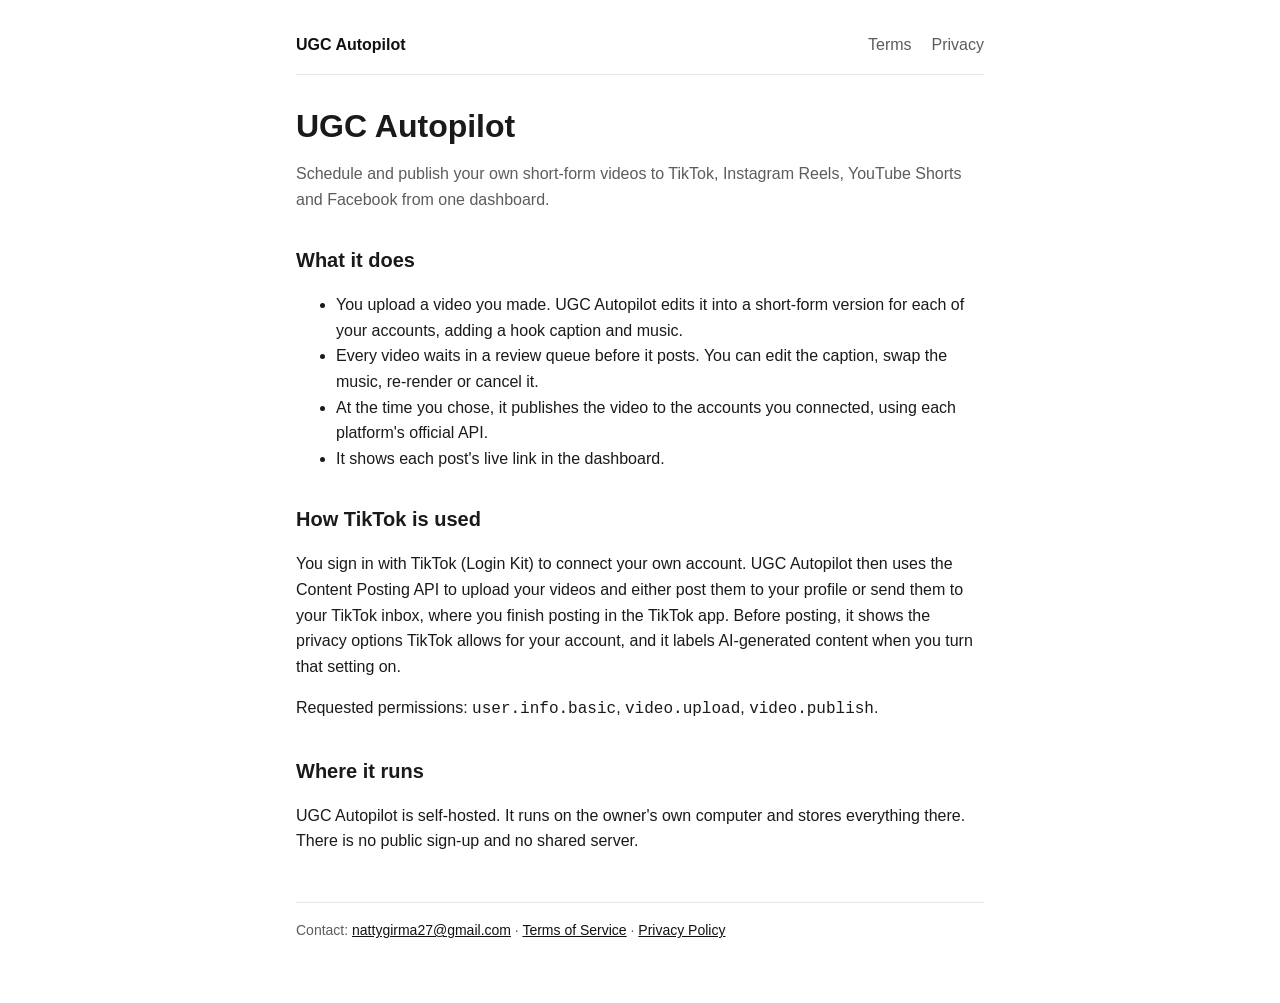
<file: index.html>
<!doctype html>
<html lang="en">
<head>
  <meta charset="utf-8">
  <meta name="viewport" content="width=device-width, initial-scale=1">
  <title>UGC Autopilot</title>
  <meta name="description" content="Schedule and publish your own short-form videos to TikTok, Instagram, YouTube Shorts and Facebook from one dashboard.">
  <link rel="icon" href="icon.png">
  <link rel="stylesheet" href="style.css">
</head>
<body>
<main>
  <nav>
    <a href="./">UGC Autopilot</a>
    <a href="terms.html">Terms</a>
    <a href="privacy.html">Privacy</a>
  </nav>

  <h1>UGC Autopilot</h1>
  <p class="muted">Schedule and publish your own short-form videos to TikTok, Instagram Reels, YouTube Shorts and Facebook from one dashboard.</p>

  <h2>What it does</h2>
  <ul>
    <li>You upload a video you made. UGC Autopilot edits it into a short-form version for each of your accounts, adding a hook caption and music.</li>
    <li>Every video waits in a review queue before it posts. You can edit the caption, swap the music, re-render or cancel it.</li>
    <li>At the time you chose, it publishes the video to the accounts you connected, using each platform's official API.</li>
    <li>It shows each post's live link in the dashboard.</li>
  </ul>

  <h2>How TikTok is used</h2>
  <p>You sign in with TikTok (Login Kit) to connect your own account. UGC Autopilot then uses the Content Posting API to upload your videos and either post them to your profile or send them to your TikTok inbox, where you finish posting in the TikTok app. Before posting, it shows the privacy options TikTok allows for your account, and it labels AI-generated content when you turn that setting on.</p>
  <p>Requested permissions: <code>user.info.basic</code>, <code>video.upload</code>, <code>video.publish</code>.</p>

  <h2>Where it runs</h2>
  <p>UGC Autopilot is self-hosted. It runs on the owner's own computer and stores everything there. There is no public sign-up and no shared server.</p>

  <footer>
    Contact: <a href="mailto:nattygirma27@gmail.com">nattygirma27@gmail.com</a> ·
    <a href="terms.html">Terms of Service</a> · <a href="privacy.html">Privacy Policy</a>
  </footer>
</main>
</body>
</html>
</file>
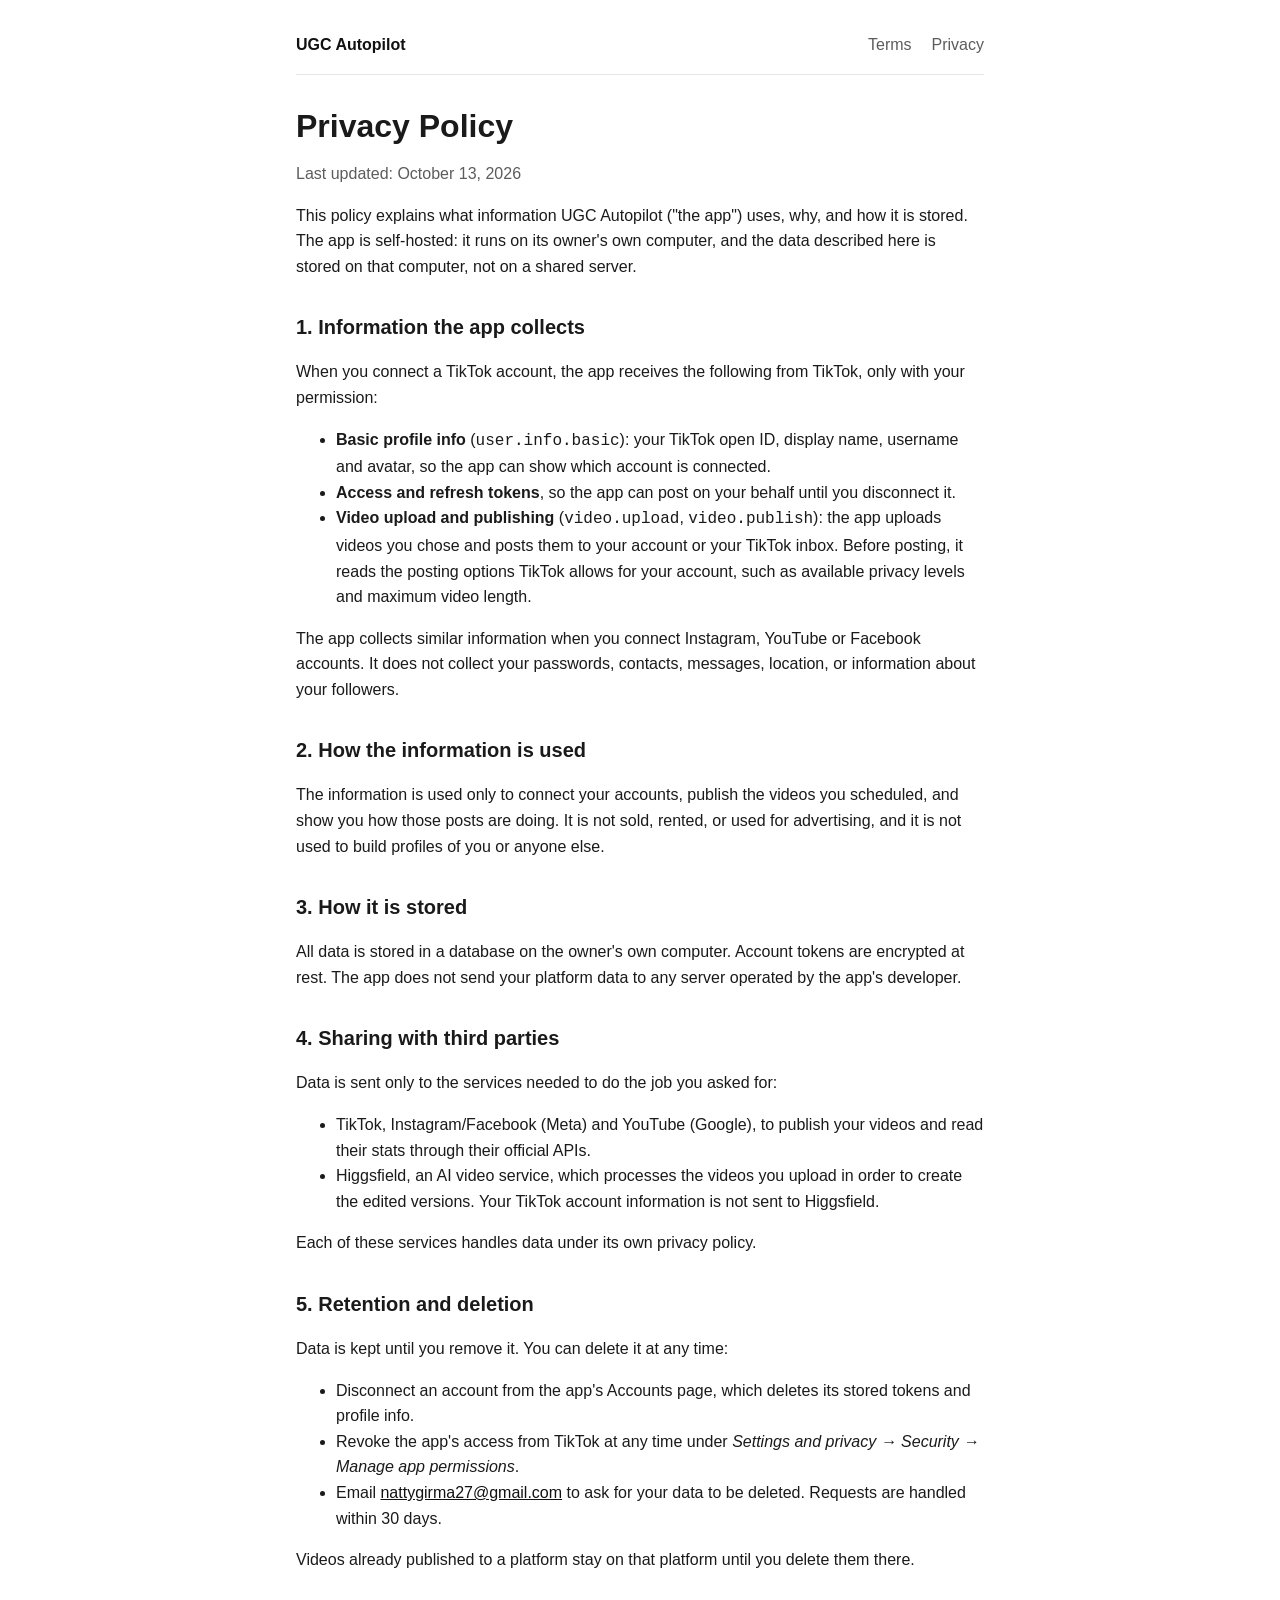
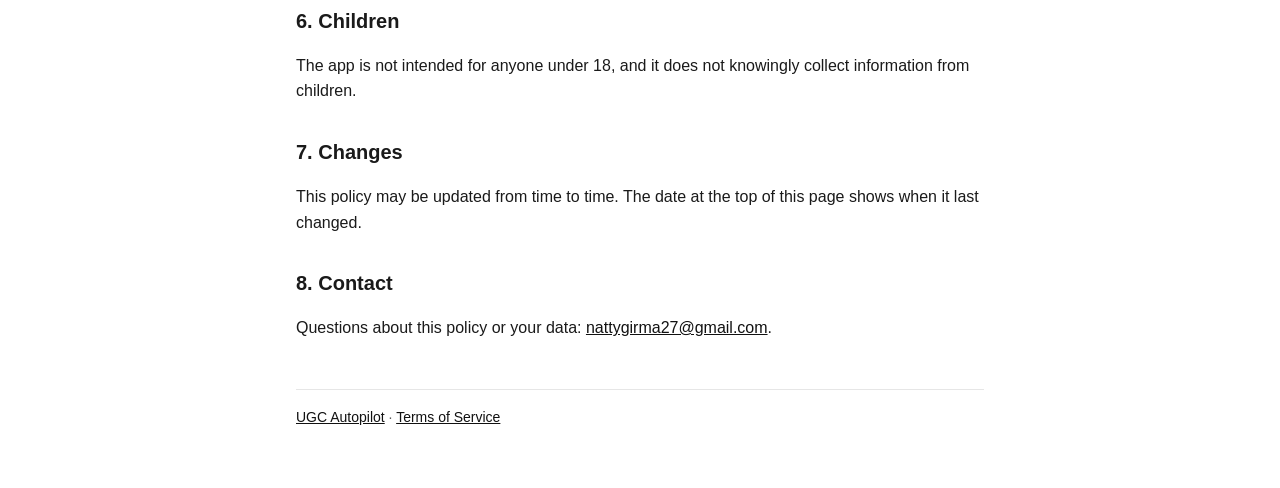
<file: privacy.html>
<!doctype html>
<html lang="en">
<head>
  <meta charset="utf-8">
  <meta name="viewport" content="width=device-width, initial-scale=1">
  <title>Privacy Policy</title>
  <meta name="description" content="Privacy Policy for UGC Autopilot.">
  <link rel="icon" href="icon.png">
  <link rel="stylesheet" href="style.css">
</head>
<body>
<main>
  <nav>
    <a href="./">UGC Autopilot</a>
    <a href="terms.html">Terms</a>
    <a href="privacy.html">Privacy</a>
  </nav>

  <h1>Privacy Policy</h1>
  <p class="muted">Last updated: October 13, 2026</p>

  <p>This policy explains what information UGC Autopilot ("the app") uses, why, and how it is stored. The app is self-hosted: it runs on its owner's own computer, and the data described here is stored on that computer, not on a shared server.</p>

  <h2>1. Information the app collects</h2>
  <p>When you connect a TikTok account, the app receives the following from TikTok, only with your permission:</p>
  <ul>
    <li><strong>Basic profile info</strong> (<code>user.info.basic</code>): your TikTok open ID, display name, username and avatar, so the app can show which account is connected.</li>
    <li><strong>Access and refresh tokens</strong>, so the app can post on your behalf until you disconnect it.</li>
    <li><strong>Video upload and publishing</strong> (<code>video.upload</code>, <code>video.publish</code>): the app uploads videos you chose and posts them to your account or your TikTok inbox. Before posting, it reads the posting options TikTok allows for your account, such as available privacy levels and maximum video length.</li>
  </ul>
  <p>The app collects similar information when you connect Instagram, YouTube or Facebook accounts. It does not collect your passwords, contacts, messages, location, or information about your followers.</p>

  <h2>2. How the information is used</h2>
  <p>The information is used only to connect your accounts, publish the videos you scheduled, and show you how those posts are doing. It is not sold, rented, or used for advertising, and it is not used to build profiles of you or anyone else.</p>

  <h2>3. How it is stored</h2>
  <p>All data is stored in a database on the owner's own computer. Account tokens are encrypted at rest. The app does not send your platform data to any server operated by the app's developer.</p>

  <h2>4. Sharing with third parties</h2>
  <p>Data is sent only to the services needed to do the job you asked for:</p>
  <ul>
    <li>TikTok, Instagram/Facebook (Meta) and YouTube (Google), to publish your videos and read their stats through their official APIs.</li>
    <li>Higgsfield, an AI video service, which processes the videos you upload in order to create the edited versions. Your TikTok account information is not sent to Higgsfield.</li>
  </ul>
  <p>Each of these services handles data under its own privacy policy.</p>

  <h2>5. Retention and deletion</h2>
  <p>Data is kept until you remove it. You can delete it at any time:</p>
  <ul>
    <li>Disconnect an account from the app's Accounts page, which deletes its stored tokens and profile info.</li>
    <li>Revoke the app's access from TikTok at any time under <em>Settings and privacy → Security → Manage app permissions</em>.</li>
    <li>Email <a href="mailto:nattygirma27@gmail.com">nattygirma27@gmail.com</a> to ask for your data to be deleted. Requests are handled within 30 days.</li>
  </ul>
  <p>Videos already published to a platform stay on that platform until you delete them there.</p>

  <h2>6. Children</h2>
  <p>The app is not intended for anyone under 18, and it does not knowingly collect information from children.</p>

  <h2>7. Changes</h2>
  <p>This policy may be updated from time to time. The date at the top of this page shows when it last changed.</p>

  <h2>8. Contact</h2>
  <p>Questions about this policy or your data: <a href="mailto:nattygirma27@gmail.com">nattygirma27@gmail.com</a>.</p>

  <footer>
    <a href="./">UGC Autopilot</a> · <a href="terms.html">Terms of Service</a>
  </footer>
</main>
</body>
</html>
</file>
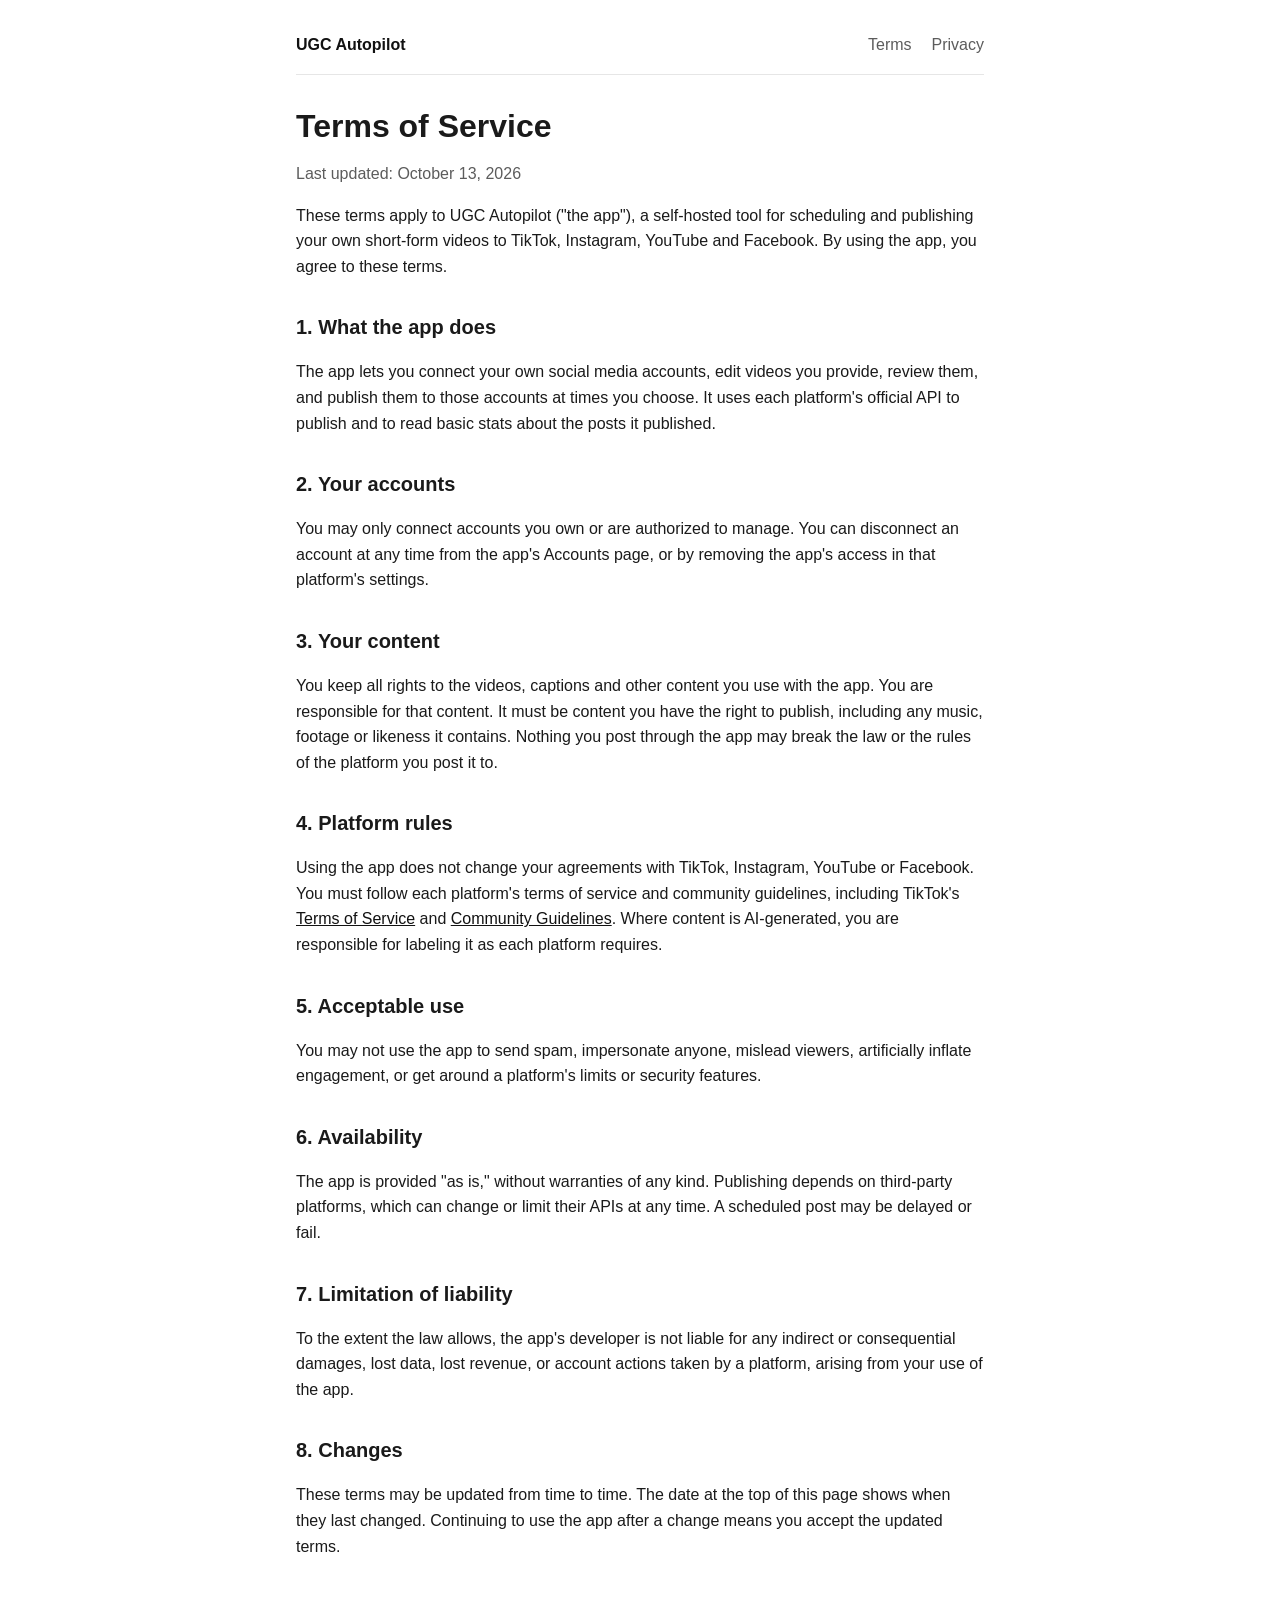
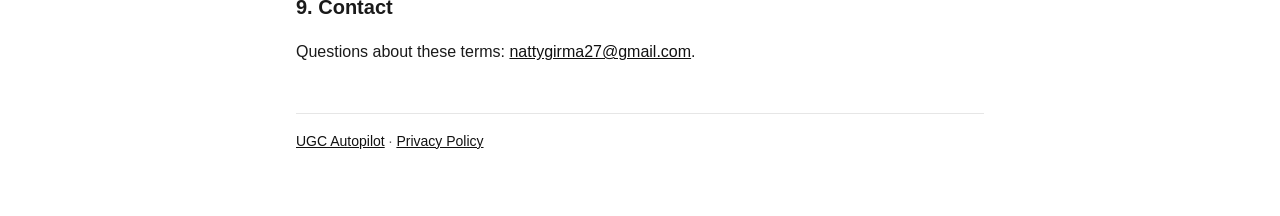
<file: terms.html>
<!doctype html>
<html lang="en">
<head>
  <meta charset="utf-8">
  <meta name="viewport" content="width=device-width, initial-scale=1">
  <title>Terms of Service</title>
  <meta name="description" content="Terms of Service for UGC Autopilot.">
  <link rel="icon" href="icon.png">
  <link rel="stylesheet" href="style.css">
</head>
<body>
<main>
  <nav>
    <a href="./">UGC Autopilot</a>
    <a href="terms.html">Terms</a>
    <a href="privacy.html">Privacy</a>
  </nav>

  <h1>Terms of Service</h1>
  <p class="muted">Last updated: October 13, 2026</p>

  <p>These terms apply to UGC Autopilot ("the app"), a self-hosted tool for scheduling and publishing your own short-form videos to TikTok, Instagram, YouTube and Facebook. By using the app, you agree to these terms.</p>

  <h2>1. What the app does</h2>
  <p>The app lets you connect your own social media accounts, edit videos you provide, review them, and publish them to those accounts at times you choose. It uses each platform's official API to publish and to read basic stats about the posts it published.</p>

  <h2>2. Your accounts</h2>
  <p>You may only connect accounts you own or are authorized to manage. You can disconnect an account at any time from the app's Accounts page, or by removing the app's access in that platform's settings.</p>

  <h2>3. Your content</h2>
  <p>You keep all rights to the videos, captions and other content you use with the app. You are responsible for that content. It must be content you have the right to publish, including any music, footage or likeness it contains. Nothing you post through the app may break the law or the rules of the platform you post it to.</p>

  <h2>4. Platform rules</h2>
  <p>Using the app does not change your agreements with TikTok, Instagram, YouTube or Facebook. You must follow each platform's terms of service and community guidelines, including TikTok's <a href="https://www.tiktok.com/legal/terms-of-service">Terms of Service</a> and <a href="https://www.tiktok.com/community-guidelines">Community Guidelines</a>. Where content is AI-generated, you are responsible for labeling it as each platform requires.</p>

  <h2>5. Acceptable use</h2>
  <p>You may not use the app to send spam, impersonate anyone, mislead viewers, artificially inflate engagement, or get around a platform's limits or security features.</p>

  <h2>6. Availability</h2>
  <p>The app is provided "as is," without warranties of any kind. Publishing depends on third-party platforms, which can change or limit their APIs at any time. A scheduled post may be delayed or fail.</p>

  <h2>7. Limitation of liability</h2>
  <p>To the extent the law allows, the app's developer is not liable for any indirect or consequential damages, lost data, lost revenue, or account actions taken by a platform, arising from your use of the app.</p>

  <h2>8. Changes</h2>
  <p>These terms may be updated from time to time. The date at the top of this page shows when they last changed. Continuing to use the app after a change means you accept the updated terms.</p>

  <h2>9. Contact</h2>
  <p>Questions about these terms: <a href="mailto:nattygirma27@gmail.com">nattygirma27@gmail.com</a>.</p>

  <footer>
    <a href="./">UGC Autopilot</a> · <a href="privacy.html">Privacy Policy</a>
  </footer>
</main>
</body>
</html>
</file>
<file: style.css>
:root {
  --bg: #ffffff;
  --text: #1a1a1a;
  --muted: #5c5c5c;
  --border: #e6e6e6;
  --accent: #111111;
}
@media (prefers-color-scheme: dark) {
  :root {
    --bg: #111111;
    --text: #ececec;
    --muted: #a0a0a0;
    --border: #2a2a2a;
    --accent: #ffffff;
  }
}
* { box-sizing: border-box; }
body {
  margin: 0;
  background: var(--bg);
  color: var(--text);
  font: 16px/1.6 -apple-system, BlinkMacSystemFont, "Segoe UI", Roboto, Helvetica, Arial, sans-serif;
}
main { max-width: 720px; margin: 0 auto; padding: 32px 16px 64px; }
nav { display: flex; gap: 20px; padding-bottom: 16px; border-bottom: 1px solid var(--border); margin-bottom: 32px; }
nav a { color: var(--muted); text-decoration: none; }
nav a:first-child { color: var(--accent); font-weight: 600; margin-right: auto; }
nav a:hover { color: var(--accent); }
h1 { font-size: 32px; line-height: 1.2; margin: 0 0 8px; }
h2 { font-size: 20px; margin: 32px 0 8px; }
p, li { color: var(--text); }
.muted { color: var(--muted); }
a { color: var(--accent); }
footer { margin-top: 48px; padding-top: 16px; border-top: 1px solid var(--border); color: var(--muted); font-size: 14px; }
</file>
